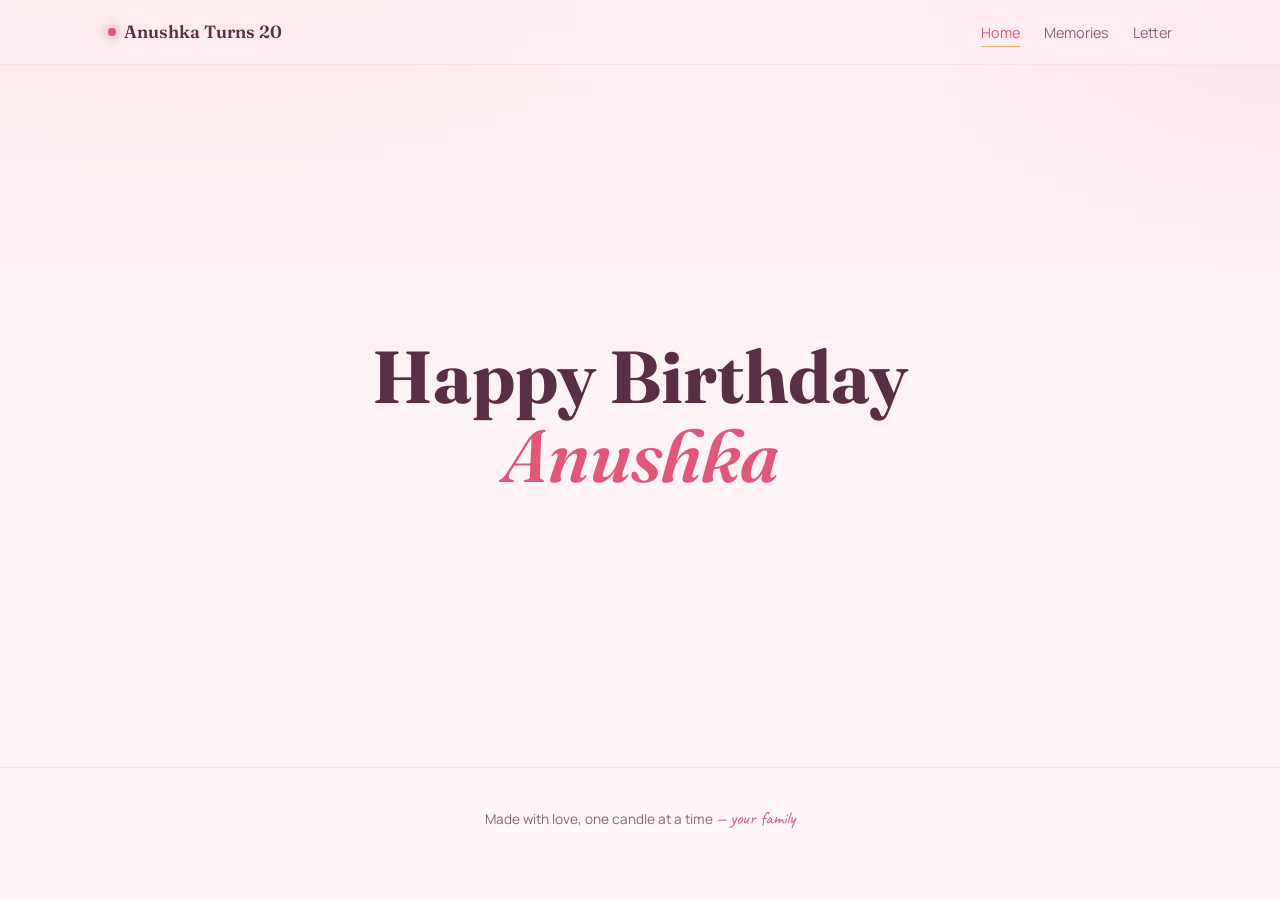
<file: index.html>
<!DOCTYPE html>
<html lang="en">
<head>
<meta charset="UTF-8">
<meta name="viewport" content="width=device-width, initial-scale=1.0">
<title>Happy 20th Birthday, Anushka</title>
<link rel="preconnect" href="https://fonts.googleapis.com">
<link href="https://fonts.googleapis.com/css2?family=Fraunces:ital,wght@0,600;0,700;1,600&family=Manrope:wght@400;500;600;700&family=Caveat:wght@500;700&display=swap" rel="stylesheet">
<link rel="stylesheet" href="style.css">
</head>
<body>

  <nav class="site-nav">
    <div class="wrap">
      <a href="index.html" class="brand"><span class="brand-dot"></span> Anushka Turns 20</a>
      <ul class="nav-links">
        <li><a href="index.html" class="active">Home</a></li>
        <li><a href="gallery.html">Memories</a></li>
        <li><a href="letter.html">Letter</a></li>
      </ul>
    </div>
  </nav>

  <!-- persistent messages that appear at the borders of the page once the surprise happens -->
  <div class="border-clouds" id="borderClouds" aria-hidden="true">
    <!-- EDIT: these four notes are written by you, for Anushka -->
    <div class="b-cloud pos-tl">You've grown into someone we all admire 🌸</div>
    <div class="b-cloud pos-tr">Twenty years of you, and still not enough 💕</div>
    <div class="b-cloud pos-bl">Here's to every adventure ahead 🎈</div>
    <div class="b-cloud pos-br">Loved today, tomorrow, always 🤍</div>
  </div>

  <main class="experience wrap">

    <!-- Stage 1: countdown -->
    <section class="exp-stage stage-countdown is-active" id="stageCountdown">
      <span class="modal-eyebrow">Almost Time</span>
      <h2>Counting down to Anushka's 20th</h2>
      <p class="modal-desc">Midnight on 14 August, right on the dot.</p>
      <div class="modal-countdown" data-countdown>
        <div class="seg"><span class="num" data-days>–</span><span class="lbl">Days</span></div>
        <div class="seg"><span class="num" data-hours>–</span><span class="lbl">Hrs</span></div>
        <div class="seg"><span class="num" data-mins>–</span><span class="lbl">Min</span></div>
        <div class="seg"><span class="num" data-secs>–</span><span class="lbl">Sec</span></div>
      </div>
    </section>

    <!-- Stage 2: celebration burst -->
    <section class="exp-stage" id="stageCelebrate">
      <h1 class="celebrate-text">Happy Birthday<br><em>Anushka</em></h1>
    </section>

    <!-- Stage 3: cut the cake -->
    <section class="exp-stage" id="stageCake">
      <div class="cake-candles" aria-hidden="true">
        <div class="candle" style="height:50px;"><span class="flame"></span></div>
        <div class="candle" style="height:64px;"><span class="flame"></span></div>
        <div class="candle" style="height:56px;"><span class="flame"></span></div>
        <div class="candle" style="height:68px;"><span class="flame"></span></div>
        <div class="candle" style="height:52px;"><span class="flame"></span></div>
      </div>
      <div class="cut-cake" id="cutCake" role="button" aria-label="Tap anywhere to cut the cake">
        <div class="cake-glow" aria-hidden="true"></div>
        <div class="cake-plate" aria-hidden="true"></div>
        <div class="cake-cherry" aria-hidden="true">🍒</div>
        <div class="cake-topper" aria-hidden="true">
          <span class="cake-sprinkle spr-1"></span>
          <span class="cake-sprinkle spr-2"></span>
          <span class="cake-sprinkle spr-3"></span>
          <span class="cake-sprinkle spr-4"></span>
          <span class="cake-sprinkle spr-5"></span>
        </div>
        <div class="knife" id="knife" aria-hidden="true"></div>
        <div class="cake-half half-left"></div>
        <div class="cake-half half-right"></div>
      </div>
      <p class="tap-cake-hint">Cut the cake by tapping anywhere on the cake 🍰</p>
    </section>

    <!-- Stage 4: bouquet surprise -->
    <section class="exp-stage" id="stageBouquet">
      <svg class="bouquet-center" viewBox="0 0 120 170" xmlns="http://www.w3.org/2000/svg">
        <defs>
          <radialGradient id="lilyPetal" cx="50%" cy="88%" r="95%">
            <stop offset="0%" stop-color="#FFFFFF"/>
            <stop offset="45%" stop-color="#FDCEDF"/>
            <stop offset="100%" stop-color="#E0577A"/>
          </radialGradient>
          <g id="lilyFlower">
            <g fill="url(#lilyPetal)" stroke="#C43F68" stroke-width="1">
              <path d="M0,0 C-8,-14 -10,-30 0,-42 C10,-30 8,-14 0,0 Z"/>
              <path d="M0,0 C-8,-14 -10,-30 0,-42 C10,-30 8,-14 0,0 Z" transform="rotate(60)"/>
              <path d="M0,0 C-8,-14 -10,-30 0,-42 C10,-30 8,-14 0,0 Z" transform="rotate(120)"/>
              <path d="M0,0 C-8,-14 -10,-30 0,-42 C10,-30 8,-14 0,0 Z" transform="rotate(180)"/>
              <path d="M0,0 C-8,-14 -10,-30 0,-42 C10,-30 8,-14 0,0 Z" transform="rotate(240)"/>
              <path d="M0,0 C-8,-14 -10,-30 0,-42 C10,-30 8,-14 0,0 Z" transform="rotate(300)"/>
            </g>
            <line x1="0" y1="0" x2="0" y2="-22" stroke="#D89B3C" stroke-width="1.4" transform="rotate(30)"/>
            <line x1="0" y1="0" x2="0" y2="-22" stroke="#D89B3C" stroke-width="1.4" transform="rotate(90)"/>
            <line x1="0" y1="0" x2="0" y2="-22" stroke="#D89B3C" stroke-width="1.4" transform="rotate(150)"/>
            <line x1="0" y1="0" x2="0" y2="-22" stroke="#D89B3C" stroke-width="1.4" transform="rotate(210)"/>
            <line x1="0" y1="0" x2="0" y2="-22" stroke="#D89B3C" stroke-width="1.4" transform="rotate(270)"/>
            <line x1="0" y1="0" x2="0" y2="-22" stroke="#D89B3C" stroke-width="1.4" transform="rotate(330)"/>
            <ellipse cx="0" cy="-22" rx="2.3" ry="4" fill="#B5651D" transform="rotate(30)"/>
            <ellipse cx="0" cy="-22" rx="2.3" ry="4" fill="#B5651D" transform="rotate(90)"/>
            <ellipse cx="0" cy="-22" rx="2.3" ry="4" fill="#B5651D" transform="rotate(150)"/>
            <ellipse cx="0" cy="-22" rx="2.3" ry="4" fill="#B5651D" transform="rotate(210)"/>
            <ellipse cx="0" cy="-22" rx="2.3" ry="4" fill="#B5651D" transform="rotate(270)"/>
            <ellipse cx="0" cy="-22" rx="2.3" ry="4" fill="#B5651D" transform="rotate(330)"/>
            <g fill="#B5335A" opacity="0.75">
              <circle cx="-4" cy="-9" r="1.2"/>
              <circle cx="3" cy="-7" r="1"/>
              <circle cx="-6" cy="-15" r="0.9"/>
              <circle cx="5" cy="-13" r="1.1"/>
              <circle cx="0" cy="-5" r="0.9"/>
            </g>
          </g>
        </defs>

        <!-- stems -->
        <path d="M60,170 C60,140 60,110 60,58" stroke="#6F8F63" stroke-width="3.5" fill="none"/>
        <path d="M60,120 C48,128 40,135 32,146" stroke="#6F8F63" stroke-width="2.5" fill="none"/>
        <path d="M60,112 C74,120 82,127 90,140" stroke="#6F8F63" stroke-width="2.5" fill="none"/>
        <ellipse cx="42" cy="110" rx="12" ry="5" fill="#6F8F63" transform="rotate(-30 42 110)"/>
        <ellipse cx="80" cy="100" rx="12" ry="5" fill="#7C9E6E" transform="rotate(28 80 100)"/>

        <!-- ribbon -->
        <path d="M46,158 C46,150 56,150 60,158 C64,150 74,150 74,158 C74,166 64,166 60,158 C56,166 46,166 46,158 Z" fill="#E0577A"/>
        <circle cx="60" cy="158" r="3" fill="#C43F68"/>

        <!-- three lilies -->
        <use href="#lilyFlower" x="0" y="0" transform="translate(34,86) scale(0.78) rotate(-16)"/>
        <use href="#lilyFlower" x="0" y="0" transform="translate(86,80) scale(0.78) rotate(16)"/>
        <use href="#lilyFlower" x="0" y="0" transform="translate(60,58) scale(1.15)"/>
      </svg>
      <p class="final-line">A little surprise for you, Anushka 🌷</p>
    </section>

    <!-- Stage 5: navigate onward -->
    <section class="exp-stage" id="stageButtons">
      <span class="modal-eyebrow">Happy 20th Birthday</span>
      <h2 class="buttons-title">What would you like to see first?</h2>
      <div class="stage-btn-row">
        <a href="gallery.html" class="btn btn-primary">Our Memories 💕</a>
        <a href="letter.html" class="btn btn-ghost">A Letter For You 💌</a>
      </div>
    </section>

  </main>

  <footer>
    <div class="wrap">
      Made with love, one candle at a time <span class="fam">— your family</span>
    </div>
  </footer>

  <div class="emoji-rain" id="emojiRain" aria-hidden="true"></div>

  <script src="script.js"></script>
</body>
</html>
</file>
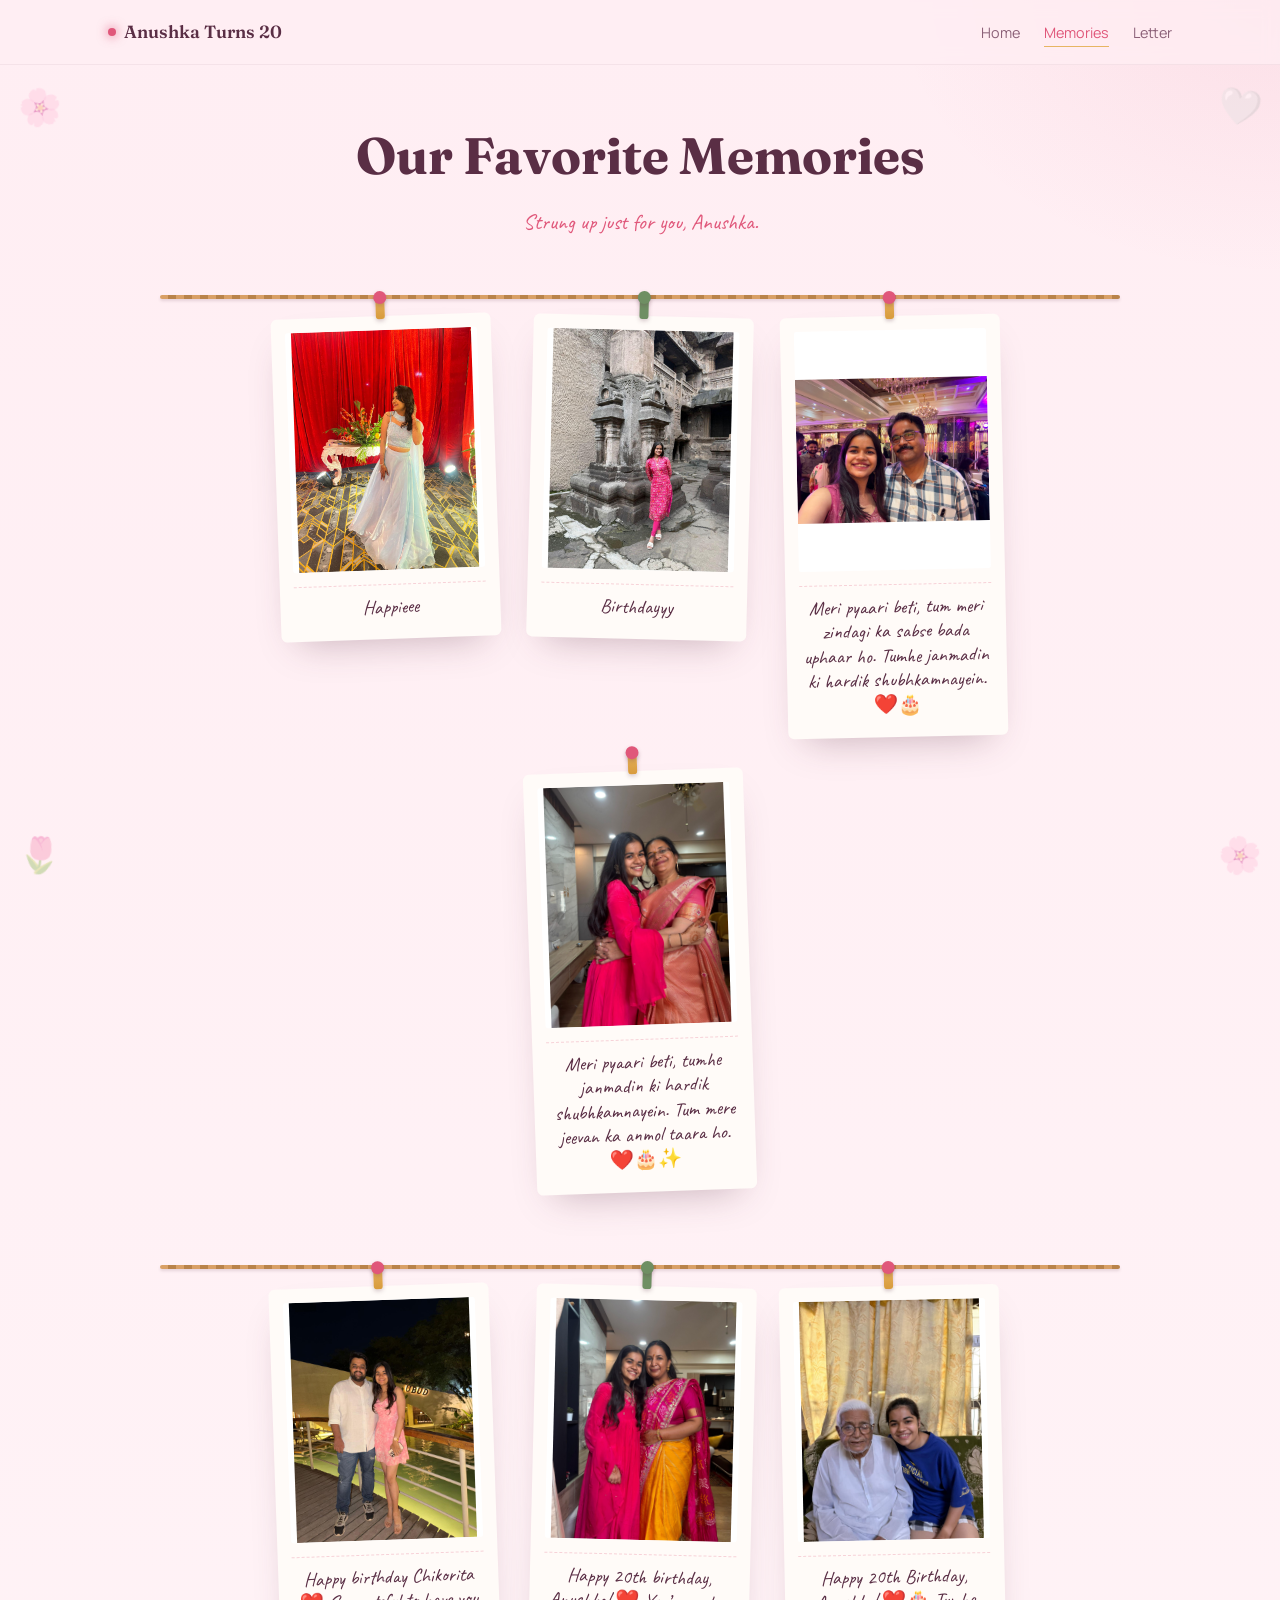
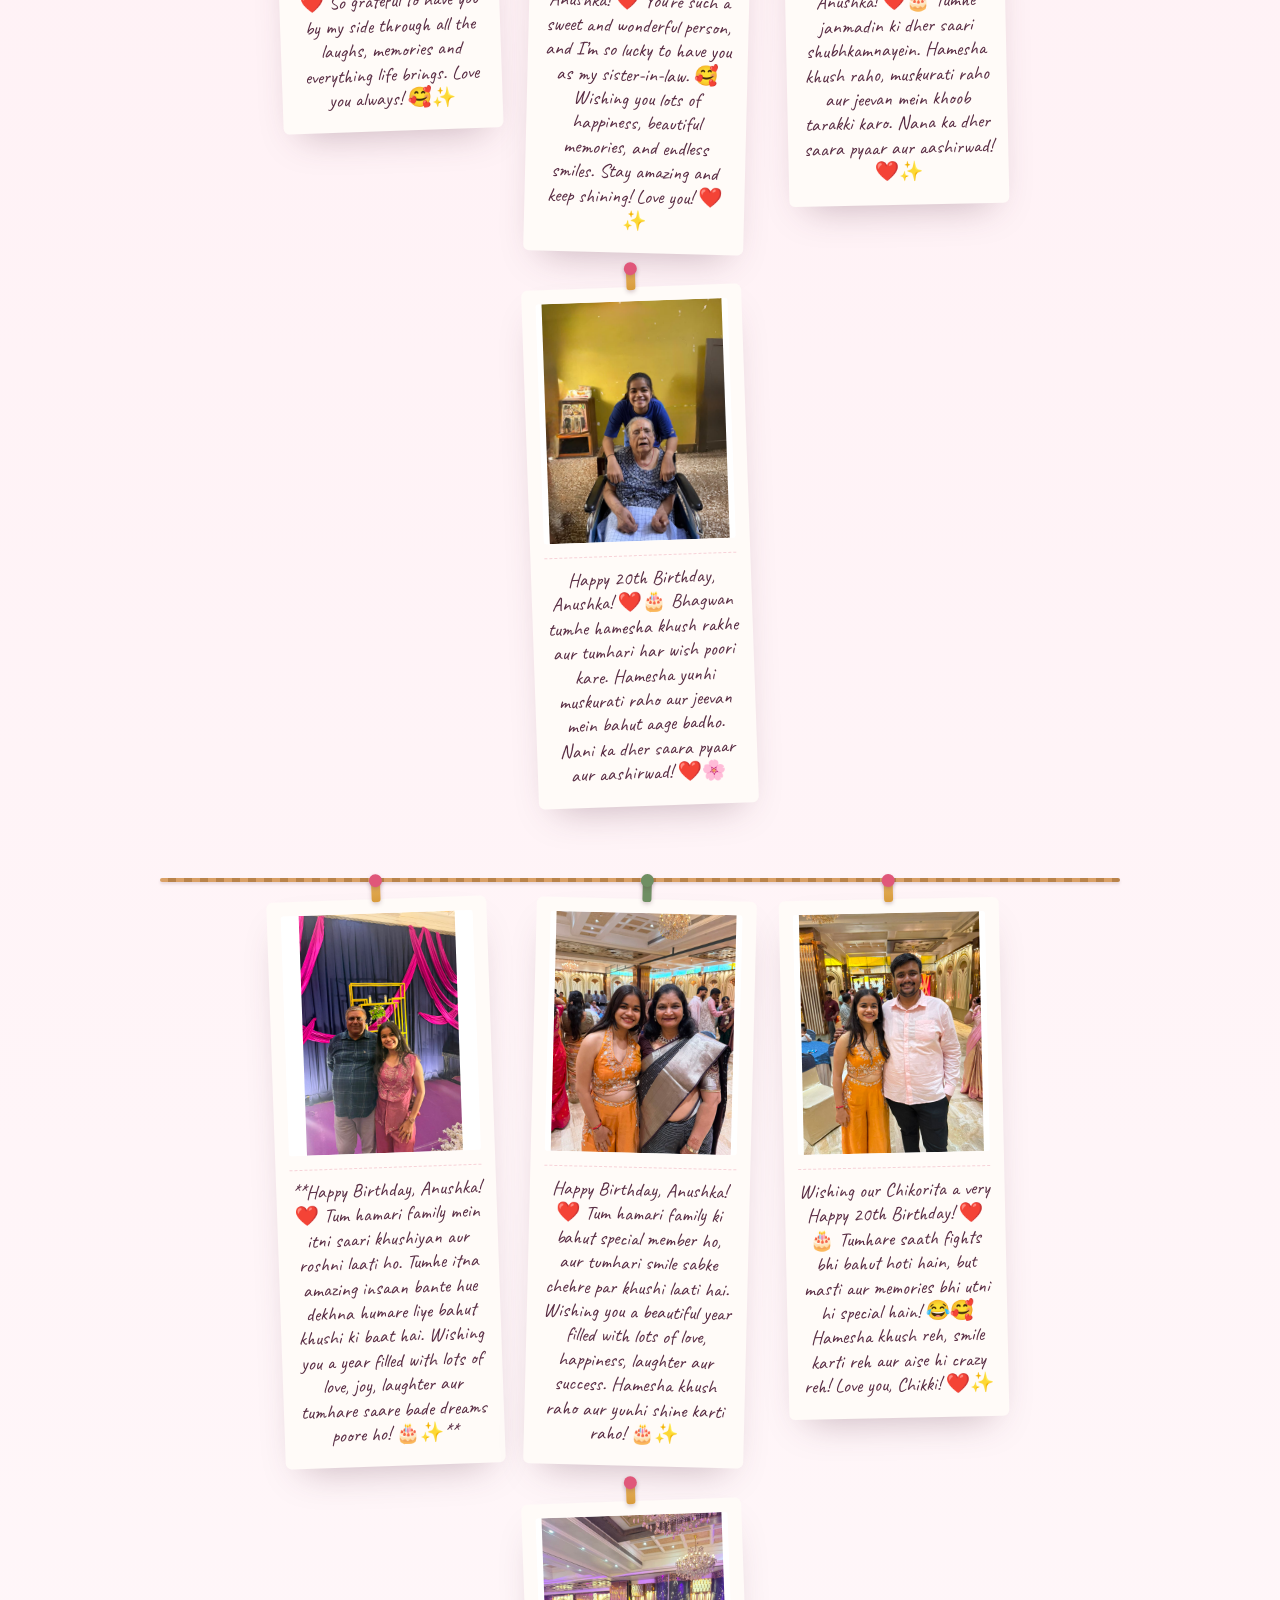
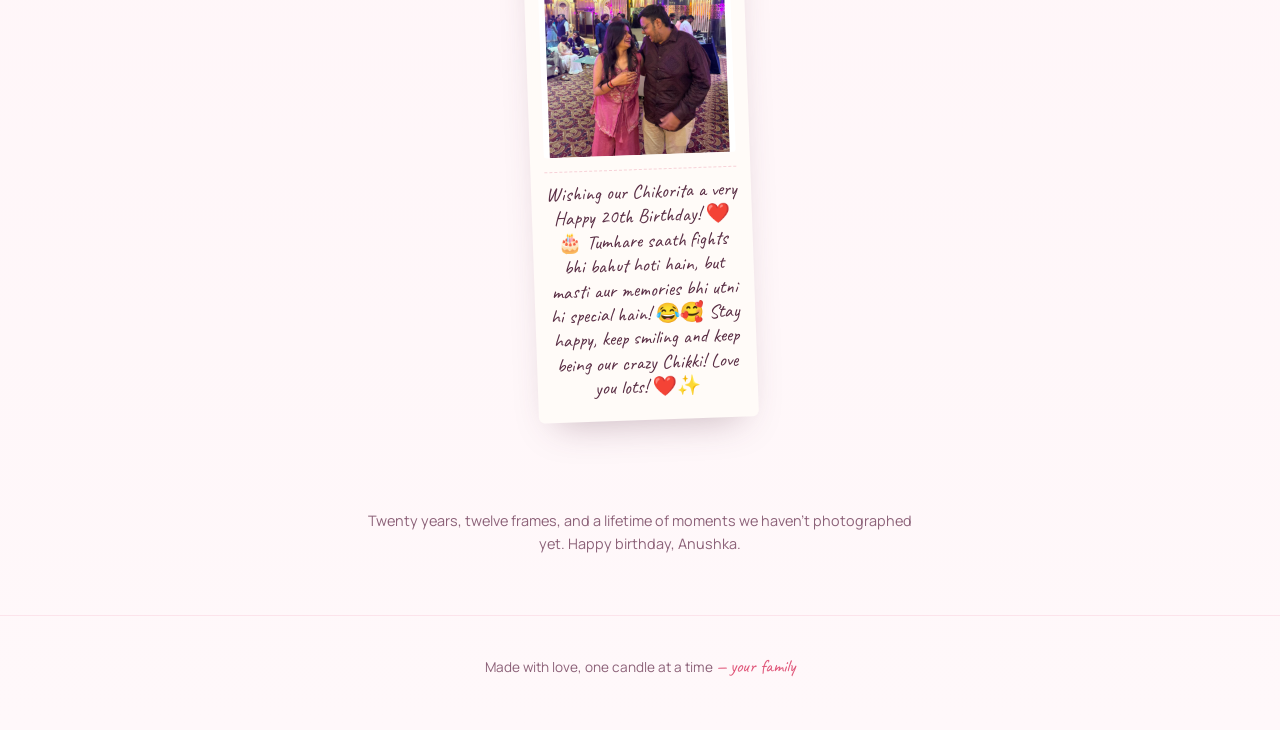
<file: gallery.html>
<!DOCTYPE html>
<html lang="en">
<head>
<meta charset="UTF-8">
<meta name="viewport" content="width=device-width, initial-scale=1.0">
<title>Our Favorite Memories — Anushka's 20th</title>
<link rel="preconnect" href="https://fonts.googleapis.com">
<link href="https://fonts.googleapis.com/css2?family=Fraunces:ital,wght@0,600;0,700;1,600&family=Manrope:wght@400;500;600;700&family=Caveat:wght@500;700&display=swap" rel="stylesheet">
<link rel="stylesheet" href="style.css">
</head>
<body>

  <nav class="site-nav">
    <div class="wrap">
      <a href="index.html" class="brand"><span class="brand-dot"></span> Anushka Turns 20</a>
      <ul class="nav-links">
        <li><a href="index.html">Home</a></li>
        <li><a href="gallery.html" class="active">Memories</a></li>
        <li><a href="letter.html">Letter</a></li>
      </ul>
    </div>
  </nav>

  <div class="corner-deco dc-tl" aria-hidden="true">🌸</div>
  <div class="corner-deco dc-tr" aria-hidden="true">🤍</div>
  <div class="corner-deco dc-bl" aria-hidden="true">🌷</div>
  <div class="corner-deco dc-br" aria-hidden="true">🌸</div>

  <header class="gallery-hero wrap">
    <h1>Our Favorite Memories</h1>
    <p class="hand">Strung up just for you, Anushka.</p>
  </header>

  <!--
    HOW TO ADD YOUR OWN PHOTOS
    ---------------------------------------------------------
    Each photo hangs on a little clothespin along a string, in
    rows of 4. To add your own photo to a card:
      1. Put your photo files inside the /images folder next to
         this file.
      2. Set that card's <img> src, e.g. src="images/photo1.jpg"
         — the dashed placeholder disappears automatically.
      3. Replace the "Write a memory here…" caption below the
         photo with your own comment.
    There are 12 photo slots below (3 rows of 4) — delete any
    you don't need, or add more <figure> cards to a row.
  -->
  <section class="rope-gallery wrap">

    <div class="rope-row tilt-a">
      <figure class="photo-card">
        <div class="photo-frame">
          <img src="images/photo1.jpeg" alt="Photo 1 of Anushka">
          <div class="photo-placeholder"><span class="plus">+</span></div>
        </div>
        <p class="photo-caption">Happieee</p>
      </figure>

      <figure class="photo-card">
        <div class="photo-frame">
          <img src="images/photo2.jpeg" alt="Photo 2 of Anushka">
          <div class="photo-placeholder"><span class="plus">+</span></div>
        </div>
        <p class="photo-caption">Birthdayyy</p>
      </figure>

      <figure class="photo-card">
        <div class="photo-frame">
          <img src="images/photo3.jpeg" alt="Photo 3 of Anushka">
          <div class="photo-placeholder"><span class="plus">+</span></div>
        </div>
        <p class="photo-caption">Meri pyaari beti, tum meri zindagi ka sabse bada uphaar ho. Tumhe janmadin ki hardik shubhkamnayein. ❤️🎂
</p>
      </figure>

      <figure class="photo-card">
        <div class="photo-frame">
          <img src="images/photo4.jpeg" alt="Photo 4 of Anushka">
          <div class="photo-placeholder"><span class="plus">+</span></div>
        </div>
        <p class="photo-caption">Meri pyaari beti, tumhe janmadin ki hardik shubhkamnayein. Tum mere jeevan ka anmol taara ho. ❤️🎂✨</p>
      </figure>

    </div>

    <div class="rope-row tilt-b">
      <figure class="photo-card">
        <div class="photo-frame">
          <img src="images/photo5.jpeg" alt="Photo 5 of Anushka">
          <div class="photo-placeholder"><span class="plus">+</span></div>
        </div>
        <p class="photo-caption">Happy birthday Chikorita ❤️ So grateful to have you by my side through all the laughs, memories and everything life brings. Love you always! 🥰✨</p>
      </figure>

      <figure class="photo-card">
        <div class="photo-frame">
          <img src="images/photo6.jpeg" alt="Photo 6 of Anushka">
          <div class="photo-placeholder"><span class="plus">+</span></div>
        </div>
        <p class="photo-caption">Happy 20th birthday, Anushka! ❤️ You’re such a sweet and wonderful person, and I’m so lucky to have you as my sister-in-law. 🥰 Wishing you lots of happiness, beautiful memories, and endless smiles. Stay amazing and keep shining! Love you! ❤️✨
</p>
      </figure>

      <figure class="photo-card">
        <div class="photo-frame">
          <img src="images/photo7.jpeg" alt="Photo 7 of Anushka">
          <div class="photo-placeholder"><span class="plus">+</span></div>
        </div>
        <p class="photo-caption">Happy 20th Birthday, Anushka! ❤️🎂 Tumhe janmadin ki dher saari shubhkamnayein. Hamesha khush raho, muskurati raho aur jeevan mein khoob tarakki karo. Nana ka dher saara pyaar aur aashirwad! ❤️✨</p>
      </figure>

      <figure class="photo-card">
        <div class="photo-frame">
          <img src="images/photo8.jpeg" alt="Photo 8 of Anushka">
          <div class="photo-placeholder"><span class="plus">+</span></div>
        </div>
        <p class="photo-caption">Happy 20th Birthday, Anushka! ❤️🎂 Bhagwan tumhe hamesha khush rakhe aur tumhari har wish poori kare. Hamesha yunhi muskurati raho aur jeevan mein bahut aage badho. Nani ka dher saara pyaar aur aashirwad! ❤️🌸</p>
      </figure>

    </div>

    <div class="rope-row tilt-a">
      <figure class="photo-card">
        <div class="photo-frame">
          <img src="images/photo9.jpeg" alt="Photo 9 of Anushka">
          <div class="photo-placeholder"><span class="plus">+</span></div>
        </div>
        <p class="photo-caption">**Happy Birthday, Anushka! ❤️ Tum hamari family mein itni saari khushiyan aur roshni laati ho. Tumhe itna amazing insaan bante hue dekhna humare liye bahut khushi ki baat hai. Wishing you a year filled with lots of love, joy, laughter aur tumhare saare bade dreams poore ho! 🎂✨**
</p>
      </figure>

      <figure class="photo-card">
        <div class="photo-frame">
          <img src="images/photo10.jpeg" alt="Photo 10 of Anushka">
          <div class="photo-placeholder"><span class="plus">+</span></div>
        </div>
        <p class="photo-caption">Happy Birthday, Anushka! ❤️ Tum hamari family ki bahut special member ho, aur tumhari smile sabke chehre par khushi laati hai. Wishing you a beautiful year filled with lots of love, happiness, laughter aur success. Hamesha khush raho aur yunhi shine karti raho! 🎂✨
</p>
      </figure>

      <figure class="photo-card">
        <div class="photo-frame">
          <img src="images/photo11.jpeg" alt="Photo 11 of Anushka">
          <div class="photo-placeholder"><span class="plus">+</span></div>
        </div>
        <p class="photo-caption">

Wishing our Chikorita a very Happy 20th Birthday! ❤️🎂 Tumhare saath fights bhi bahut hoti hain, but masti aur memories bhi utni hi special hain! 😂🥰 Hamesha khush reh, smile karti reh aur aise hi crazy reh! Love you, Chikki! ❤️✨


</p>
      </figure>

      <figure class="photo-card">
        <div class="photo-frame">
          <img src="images/photo12.jpeg" alt="Photo 12 of Anushka">
          <div class="photo-placeholder"><span class="plus">+</span></div>
        </div>
        <p class="photo-caption">Wishing our Chikorita a very Happy 20th Birthday! ❤️🎂 Tumhare saath fights bhi bahut hoti hain, but masti aur memories bhi utni hi special hain! 😂🥰 Stay happy, keep smiling and keep being our crazy Chikki! Love you lots! ❤️✨
</p>
      </figure>

    </div>
  </section>

  <p class="gallery-footer-note">
    <!-- EDIT: closing line for the gallery page -->
    Twenty years, twelve frames, and a lifetime of moments we haven't
    photographed yet. Happy birthday, Anushka.
  </p>

  <footer>
    <div class="wrap">
      Made with love, one candle at a time <span class="fam">— your family</span>
    </div>
  </footer>

  <script src="script.js"></script>
</body>
</html>
</file>
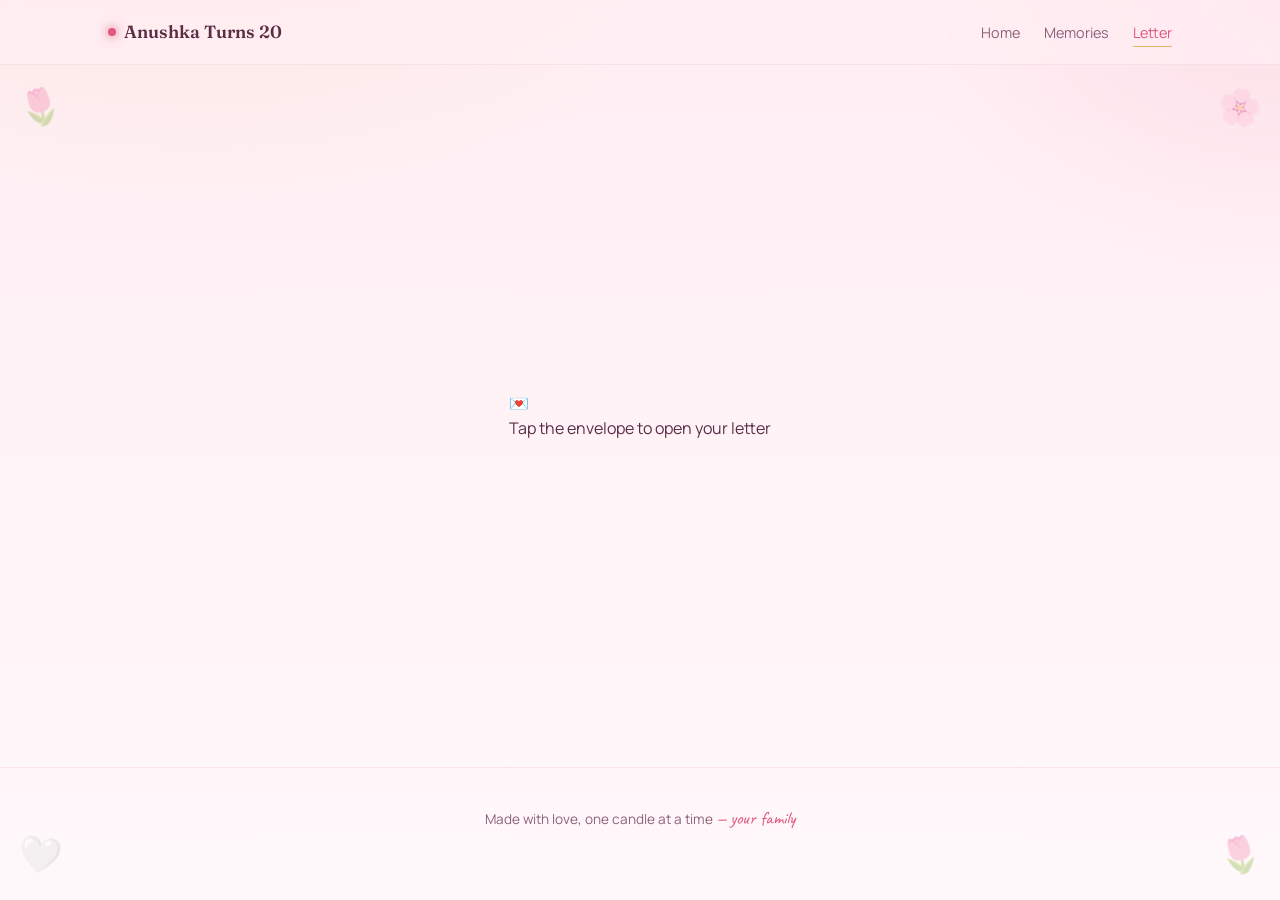
<file: letter.html>
<!DOCTYPE html>
<html lang="en">
<head>
<meta charset="UTF-8">
<meta name="viewport" content="width=device-width, initial-scale=1.0">
<title>A Letter For You — Anushka's 20th</title>
<link rel="preconnect" href="https://fonts.googleapis.com">
<link href="https://fonts.googleapis.com/css2?family=Fraunces:ital,wght@0,600;0,700;1,600&family=Manrope:wght@400;500;600;700&family=Caveat:wght@500;700&display=swap" rel="stylesheet">
<link rel="stylesheet" href="style.css">
</head>
<body>

  <nav class="site-nav">
    <div class="wrap">
      <a href="index.html" class="brand"><span class="brand-dot"></span> Anushka Turns 20</a>
      <ul class="nav-links">
        <li><a href="index.html">Home</a></li>
        <li><a href="gallery.html">Memories</a></li>
        <li><a href="letter.html" class="active">Letter</a></li>
      </ul>
    </div>
  </nav>

  <div class="corner-deco dc-tl" aria-hidden="true">🌷</div>
  <div class="corner-deco dc-tr" aria-hidden="true">🌸</div>
  <div class="corner-deco dc-bl" aria-hidden="true">🤍</div>
  <div class="corner-deco dc-br" aria-hidden="true">🌷</div>

  <main class="letter-page wrap">

    <!-- Envelope: tap/click to open -->
    <div class="envelope-wrap" id="envelopeWrap">
      <div class="envelope" id="envelope" tabindex="0" role="button" aria-label="Open your letter">
        <div class="env-back"></div>
        <div class="env-letter" aria-hidden="true"></div>
        <div class="env-flap"></div>
        <div class="env-seal" aria-hidden="true">💌</div>
      </div>
      <p class="envelope-hint">Tap the envelope to open your letter</p>
    </div>

    <!-- Revealed letter -->
    <article class="letter-content" id="letterContent" hidden>
      <div class="letter-paper-card">
        <p class="letter-to">To my dearest Anushka,</p>

        <!-- EDIT: this is a placeholder — replace every line below with your own words to her -->
        <p>
          Twenty years ago you showed up and made the whole family louder,
          warmer, and a little more chaotic — in the best way. Every birthday
          since has felt like a small reminder of how lucky we are to have you.
        </p>
        <p>
          Here's to the girl who has an opinion about everything, a soft spot
          for everyone, and a memory that never lets any of us live anything
          down. We love you more than we ever manage to say out loud, so we're
          saying it here instead.
        </p>
        <p>
          Whatever this year brings, know that you've got a whole family
          cheering you on from right here.
        </p>
        <p>Happy 20th birthday. This one's a big one — go make it count.</p>

        <p class="letter-sign">With all our love,<br>Your whole family</p>
      </div>
      <a href="index.html" class="btn btn-ghost back-link">← Back Home</a>
    </article>

  </main>

  <footer>
    <div class="wrap">
      Made with love, one candle at a time <span class="fam">— your family</span>
    </div>
  </footer>

  <script src="script.js"></script>
</body>
</html>
</file>
<file: style.css>
/* ============================================================
   ANUSHKA'S 20TH BIRTHDAY — SHARED STYLES
   ============================================================ */

:root {
  --pink: #FFEEF3;
  --pink-deep: #FFF8FA;
  --card: #FFFFFF;
  --paper: #FFFBF8;

  --ink: #5A2E45;
  --ink-dim: #8C6178;

  --gold: #D89B3C;
  --gold-soft: #E7B563;

  --blush: #E0577A;
  --sage: #6F8F63;

  --font-display: "Fraunces", Georgia, serif;
  --font-body: "Manrope", -apple-system, sans-serif;
  --font-hand: "Caveat", cursive;

  --max-w: 1120px;
  --radius: 18px;
}


/* ============================================================
   GENERAL
   ============================================================ */

* {
  box-sizing: border-box;
  margin: 0;
  padding: 0;
}

html {
  scroll-behavior: smooth;
}

body {
  font-family: var(--font-body);
  background:
    radial-gradient(
      ellipse 900px 500px at 15% -10%,
      rgba(216, 155, 60, 0.10),
      transparent 60%
    ),
    radial-gradient(
      ellipse 700px 500px at 100% 0%,
      rgba(224, 87, 122, 0.10),
      transparent 55%
    ),
    linear-gradient(
      180deg,
      var(--pink) 0%,
      var(--pink-deep) 100%
    );

  color: var(--ink);
  min-height: 100vh;
  line-height: 1.6;
  -webkit-font-smoothing: antialiased;
}

img {
  max-width: 100%;
  display: block;
}

a {
  color: inherit;
}

::selection {
  background: var(--gold-soft);
  color: var(--ink);
}

.wrap {
  max-width: var(--max-w);
  margin: 0 auto;
  padding: 0 28px;
}


/* ============================================================
   NAVIGATION
   ============================================================ */

.site-nav {
  position: sticky;
  top: 0;
  z-index: 200;

  padding: 18px 0;

  background: rgba(255, 238, 243, 0.75);
  backdrop-filter: blur(8px);

  border-bottom: 1px solid rgba(90, 46, 69, 0.06);
}

.site-nav .wrap {
  display: flex;
  align-items: center;
  justify-content: space-between;
}

.brand {
  font-family: var(--font-display);
  font-weight: 600;
  font-size: 1.1rem;

  text-decoration: none;

  display: flex;
  align-items: center;
  gap: 8px;

  color: var(--ink);
}

.brand-dot {
  width: 8px;
  height: 8px;

  border-radius: 50%;

  background: var(--blush);

  box-shadow:
    0 0 10px 2px rgba(224, 87, 122, 0.5);
}

.nav-links {
  display: flex;
  gap: 24px;

  list-style: none;

  font-size: 0.9rem;
}

.nav-links a {
  text-decoration: none;

  color: var(--ink-dim);

  padding-bottom: 4px;

  border-bottom: 1px solid transparent;

  transition:
    color 0.2s ease,
    border-color 0.2s ease;
}

.nav-links a:hover,
.nav-links a.active {
  color: var(--blush);
  border-color: var(--gold-soft);
}


/* ============================================================
   BUTTONS
   ============================================================ */

.btn {
  display: inline-flex;
  align-items: center;
  gap: 8px;

  padding: 14px 28px;

  border-radius: 100px;

  font-size: 0.95rem;
  font-weight: 600;

  text-decoration: none;

  border: 1px solid transparent;

  cursor: pointer;

  transition:
    transform 0.18s ease,
    box-shadow 0.18s ease;
}

.btn-primary {
  background:
    linear-gradient(
      135deg,
      var(--gold-soft),
      var(--gold)
    );

  color: #fff;

  box-shadow:
    0 10px 24px -8px rgba(216, 155, 60, 0.55);
}

.btn-primary:hover {
  transform: translateY(-2px);
}

.btn-ghost {
  background: rgba(255, 255, 255, 0.6);

  color: var(--ink);

  border-color: rgba(224, 87, 122, 0.35);
}

.btn-ghost:hover {
  border-color: var(--blush);
  color: var(--blush);
}


/* ============================================================
   CANDLES
   ============================================================ */

.candle {
  position: relative;

  width: 16px;

  border-radius: 5px 5px 2px 2px;

  background:
    linear-gradient(
      180deg,
      var(--paper),
      #E7D9C4
    );
}

.candle::before {
  content: "";

  position: absolute;

  top: -9px;
  left: 50%;

  transform: translateX(-50%);

  width: 2px;
  height: 9px;

  background: #4A3A2A;

  border-radius: 1px;
}

.flame {
  position: absolute;

  top: -30px;
  left: 50%;

  transform: translateX(-50%);

  width: 14px;
  height: 22px;

  border-radius:
    50% 50% 50% 50% /
    60% 60% 40% 40%;

  background:
    radial-gradient(
      circle at 50% 70%,
      #fff6d8 0%,
      var(--gold-soft) 35%,
      var(--blush) 75%,
      transparent 78%
    );

  filter:
    drop-shadow(
      0 0 8px rgba(216, 155, 60, 0.7)
    );

  animation: flicker 2.4s ease-in-out infinite;

  transform-origin: 50% 90%;
}

@keyframes flicker {

  0%,
  100% {
    transform:
      translateX(-50%)
      rotate(-2deg)
      scale(1);
  }

  25% {
    transform:
      translateX(-50%)
      rotate(2deg)
      scale(0.96);
  }

  50% {
    transform:
      translateX(-50%)
      rotate(-1deg)
      scale(1.05);
  }

  75% {
    transform:
      translateX(-50%)
      rotate(3deg)
      scale(0.98);
  }
}

.candle.is-out .flame {
  opacity: 0;

  transform:
    translateX(-50%)
    scale(0.2);

  animation: none !important;

  transition:
    opacity 0.4s,
    transform 0.4s;
}


/* ============================================================
   HOME / EXPERIENCE
   ============================================================ */

.experience {
  min-height: 78vh;

  display: flex;
  align-items: center;
  justify-content: center;

  padding: 60px 20px;

  text-align: center;
}

.exp-stage {
  display: none;

  flex-direction: column;
  align-items: center;

  gap: 20px;

  max-width: 560px;

  animation: stage-fade 0.6s ease;
}

.exp-stage.is-active {
  display: flex;
}

@keyframes stage-fade {

  from {
    opacity: 0;
    transform: translateY(12px);
  }

  to {
    opacity: 1;
    transform: translateY(0);
  }
}

.modal-eyebrow {
  font-size: 0.74rem;

  letter-spacing: 0.18em;

  text-transform: uppercase;

  color: var(--blush);

  font-weight: 700;
}

.stage-countdown h2 {
  font-family: var(--font-display);

  font-size: 1.7rem;
}

.modal-desc {
  color: var(--ink-dim);

  font-size: 0.94rem;
}

.modal-countdown {
  display: flex;

  gap: 14px;
}

.modal-countdown .seg {
  background: var(--card);

  border:
    1px solid rgba(224, 87, 122, 0.15);

  border-radius: 14px;

  padding: 14px 12px;

  min-width: 64px;

  box-shadow:
    0 10px 26px -14px rgba(90, 46, 69, 0.35);
}

.modal-countdown .num {
  font-family: var(--font-display);

  font-size: 1.8rem;

  font-weight: 700;

  color: var(--gold);

  display: block;

  font-variant-numeric: tabular-nums;
}

.modal-countdown .lbl {
  font-size: 0.62rem;

  letter-spacing: 0.1em;

  text-transform: uppercase;

  color: var(--ink-dim);
}


/* ============================================================
   CELEBRATION
   ============================================================ */

.celebrate-text {
  font-family: var(--font-display);

  font-weight: 700;

  font-size:
    clamp(2.6rem, 8vw, 4.6rem);

  line-height: 1.08;
}

.celebrate-text em {
  font-style: italic;

  font-weight: 600;

  color: var(--blush);
}


/* ============================================================
   CAKE
   ============================================================ */

.cake-candles {
  display: flex;

  justify-content: center;
  align-items: flex-end;

  gap: 16px;

  height: 100px;

  position: relative;

  z-index: 2;
}

.tap-cake-hint {
  font-size: 0.85rem;

  color: var(--ink-dim);
}

.cut-cake {
  position: relative;

  width: 260px;
  height: 130px;

  display: flex;

  cursor: pointer;

  margin-top: 10px;

  transition:
    transform 0.2s ease;
}

.cut-cake:hover {
  transform: scale(1.035);
}

.cut-cake:active {
  transform: scale(0.965);
}

.cake-half {
  width: 50%;
  height: 100%;

  background:
    linear-gradient(
      180deg,
      #FDE0E8,
      #F2A9BE
    );

  position: relative;

  transition:
    transform 0.6s
      cubic-bezier(.34, 1.4, .64, 1),
    opacity 0.5s ease 0.35s;

  box-shadow:
    inset 0 -8px 0
    rgba(90, 46, 69, 0.06);

  z-index: 1;
}

.half-left {
  border-radius: 10px 0 0 10px;
}

.half-right {
  border-radius: 0 10px 10px 0;
}

.cake-half::before {
  content: "";

  position: absolute;

  top: -6px;
  left: 0;
  right: 0;

  height: 12px;

  background: var(--paper);

  border-radius: 6px;
}

.half-left::after {
  content: "";

  position: absolute;

  top: 0;
  right: 0;
  bottom: 0;

  width: 6px;

  background:
    repeating-linear-gradient(
      0deg,
      #FBEAF0 0 4px,
      #F6D2DE 4px 8px
    );
}


/* ============================================================
   BOUQUET
   ============================================================ */

.bouquet-center {
  width: 150px;

  opacity: 0;

  transform:
    translateY(14px)
    scale(0.85);

  animation:
    bouquet-pop 0.7s
    cubic-bezier(.34, 1.6, .64, 1)
    forwards;
}

@keyframes bouquet-pop {

  to {
    opacity: 1;

    transform:
      translateY(0)
      scale(1);
  }
}

.final-line {
  font-family: var(--font-display);

  font-size: 1.5rem;

  color: var(--ink);
}


/* ============================================================
   STAGE BUTTONS
   ============================================================ */

.buttons-title {
  font-family: var(--font-display);

  font-size: 1.6rem;
}

.stage-btn-row {
  display: flex;

  gap: 16px;

  flex-wrap: wrap;

  justify-content: center;
}


/* ============================================================
   EMOJI RAIN
   ============================================================ */

.emoji-rain {
  position: fixed;

  inset: 0;

  z-index: 80;

  pointer-events: none;

  overflow: hidden;
}

.emoji-piece {
  position: fixed;

  top: -48px;

  z-index: 80;

  pointer-events: none;

  animation:
    emoji-fall
    linear
    forwards;
}

@keyframes emoji-fall {

  to {
    transform:
      translateY(112vh)
      rotate(340deg);

    opacity: 0.9;
  }
}


/* ============================================================
   BORDER MESSAGES
   ============================================================ */

.border-clouds {
  position: fixed;

  inset: 0;

  z-index: 60;

  pointer-events: none;

  opacity: 0;

  transition: opacity 0.8s ease;
}

.border-clouds.is-visible {
  opacity: 1;
}

.b-cloud {
  position: absolute;

  background: var(--card);

  color: var(--ink);

  border-radius: 50px;

  padding: 12px 18px;

  font-family: var(--font-hand);

  font-size: 1.05rem;

  max-width: 190px;

  text-align: center;

  box-shadow:
    0 14px 30px -14px
    rgba(90, 46, 69, 0.3);

  animation:
    cloud-bob
    5s ease-in-out
    infinite;
}

.pos-tl {
  top: 90px;
  left: 3%;
}

.pos-tr {
  top: 110px;
  right: 3%;
}

.pos-bl {
  bottom: 5%;
  left: 4%;
}

.pos-br {
  bottom: 6%;
  right: 4%;
}

@keyframes cloud-bob {

  0%,
  100% {
    transform: translateY(0);
  }

  50% {
    transform: translateY(-8px);
  }
}


/* ============================================================
   GALLERY HERO
   ============================================================ */

.gallery-hero {
  padding: 50px 0 16px;

  text-align: center;
}

.gallery-hero h1 {
  font-family: var(--font-display);

  font-weight: 700;

  font-size:
    clamp(2.2rem, 5vw, 3.2rem);
}

.gallery-hero .hand {
  font-family: var(--font-hand);

  font-size: 1.35rem;

  color: var(--blush);

  margin-top: 8px;
}


/* ============================================================
   GALLERY ROPE
   ============================================================ */

.rope-gallery {
  padding: 30px 0 90px;

  display: flex;

  flex-direction: column;

  gap: 64px;
}

.rope-row {
  position: relative;

  display: flex;

  flex-wrap: wrap;

  justify-content: center;

  align-items: flex-start;

  gap: 34px;

  padding-top: 30px;

  max-width: 980px;

  margin: 0 auto;
}

.rope-row::before {
  content: "";

  position: absolute;

  top: 9px;

  left: 1%;
  right: 1%;

  height: 4px;

  background-image:
    repeating-linear-gradient(
      90deg,
      #D9A066 0 8px,
      #B9834A 8px 16px
    );

  border-radius: 4px;

  box-shadow:
    0 2px 3px
    rgba(90, 46, 69, 0.15);
}


/* ============================================================
   PHOTO CARD
   ============================================================ */

.photo-card {
  position: relative;

  background: var(--paper);

  border-radius: 6px;

  padding: 14px 14px 20px;

  width: 220px;

  box-shadow:
    0 18px 38px -18px
    rgba(90, 46, 69, 0.35);

  transition:
    transform 0.25s ease,
    box-shadow 0.25s ease;
}

.photo-card:hover {
  transform:
    translateY(-6px)
    rotate(0deg) !important;

  box-shadow:
    0 24px 46px -16px
    rgba(90, 46, 69, 0.4);
}

.photo-card:nth-child(3n + 1) {
  transform: rotate(-2deg);
}

.photo-card:nth-child(3n + 2) {
  transform: rotate(1.4deg);
}

.photo-card:nth-child(3n + 3) {
  transform: rotate(-1.2deg);
}


/* ============================================================
   CLOTHESPIN
   ============================================================ */

.photo-card::before {
  content: "";

  position: absolute;

  top: -21px;
  left: 50%;

  transform:
    translateX(-50%);

  width: 9px;
  height: 24px;

  background:
    linear-gradient(
      180deg,
      var(--gold-soft),
      var(--gold)
    );

  border-radius: 3px;

  box-shadow:
    0 2px 4px
    rgba(90, 46, 69, 0.25);

  z-index: 3;
}

.photo-card::after {
  content: "";

  position: absolute;

  top: -25px;
  left: 50%;

  transform:
    translateX(-50%);

  width: 13px;
  height: 13px;

  border-radius: 50%;

  background: var(--blush);

  box-shadow:
    0 2px 4px
    rgba(90, 46, 69, 0.25);

  z-index: 4;
}

.photo-card:nth-child(3n + 2)::before,
.photo-card:nth-child(3n + 2)::after {
  background: var(--sage);
}


/* ============================================================
   PHOTO FRAME
   ============================================================ */

.photo-frame {
  width: 100%;

  aspect-ratio: 4 / 5;

  border-radius: 3px;

  overflow: hidden;

  background: #FFFFFF;

  display: flex;

  align-items: center;
  justify-content: center;

  position: relative;
}


/* ============================================================
   ACTUAL PHOTO
   ============================================================ */

.photo-frame img {
  width: 100%;
  height: 100%;

  display: block;

  object-fit: contain;

  background: #FFFFFF;

  position: relative;

  z-index: 5;
}


/* ============================================================
   REMOVE "ADD PHOTO" COMPLETELY
   ============================================================ */

/*
   This hides ALL placeholder elements.

   Therefore these will NEVER appear:
   + Add photo 1
   + Add photo 2
   + Add photo 3
   + Add photo 4
   etc.
*/

.photo-placeholder,
.photo-placeholder .plus {
  display: none !important;
}


/* ============================================================
   PHOTO CAPTION
   ============================================================ */

.photo-caption {
  font-family: var(--font-hand);

  font-size: 1.22rem;

  color: var(--ink);

  text-align: center;

  margin-top: 14px;

  line-height: 1.25;

  border-top:
    1px dashed
    rgba(224, 87, 122, 0.25);

  padding-top: 10px;
}


/* ============================================================
   GALLERY FOOTER
   ============================================================ */

.gallery-footer-note {
  max-width: 600px;

  margin: 0 auto 60px;

  text-align: center;

  color: var(--ink-dim);

  font-size: 0.9rem;

  padding: 0 24px;
}


/* ============================================================
   CORNER DECORATIONS
   ============================================================ */

.corner-deco {
  position: fixed;

  z-index: 5;

  pointer-events: none;

  font-size: 2.2rem;

  opacity: 0.35;
}

.corner-deco.dc-tl {
  top: 78px;
  left: 18px;

  transform: rotate(-12deg);
}

.corner-deco.dc-tr {
  top: 78px;
  right: 18px;

  transform: rotate(10deg);
}

.corner-deco.dc-bl {
  bottom: 18px;
  left: 18px;

  transform: rotate(8deg);
}

.corner-deco.dc-br {
  bottom: 18px;
  right: 18px;

  transform: rotate(-10deg);
}


/* ============================================================
   FOOTER
   ============================================================ */

footer {
  padding: 36px 0 48px;

  text-align: center;

  color: var(--ink-dim);

  font-size: 0.85rem;

  border-top:
    1px solid
    rgba(224, 87, 122, 0.12);
}

footer .fam {
  color: var(--blush);

  font-family: var(--font-hand);

  font-size: 1.15rem;
}


/* ============================================================
   LETTER PAGE
   ============================================================ */

.letter-page {
  min-height: 78vh;

  display: flex;

  align-items: center;
  justify-content: center;

  padding: 60px 20px;
}

.letter-content {
  max-width: 640px;

  text-align: center;
}

.letter-paper-card {
  background: var(--card);

  border:
    1px solid
    rgba(224, 87, 122, 0.14);

  border-radius: var(--radius);

  padding: 44px clamp(22px, 5vw, 56px);

  box-shadow:
    0 24px 60px -24px
    rgba(90, 46, 69, 0.35);
}

.letter-paper-card p {
  font-size: 1.02rem;

  color: var(--ink);

  margin-bottom: 16px;

  text-align: left;
}

.letter-to {
  font-family: var(--font-hand);

  font-size: 1.6rem;

  color: var(--blush);

  margin-bottom: 18px;

  text-align: left;
}

.letter-sign {
  font-family: var(--font-hand);

  font-size: 1.5rem;

  color: var(--gold);

  margin-top: 10px;

  text-align: right !important;
}


/* ============================================================
   MOBILE
   ============================================================ */

@media (max-width: 640px) {

  .nav-links {
    gap: 16px;

    font-size: 0.84rem;
  }

  .experience {
    padding: 40px 16px;

    min-height: 74vh;
  }

  .cut-cake {
    width: 220px;
    height: 110px;
  }

  .b-cloud {
    max-width: 130px;

    font-size: 0.92rem;

    padding: 10px 14px;
  }

  .pos-tl {
    top: 74px;
  }

  .pos-tr {
    top: 88px;
  }

  .corner-deco {
    font-size: 1.6rem;

    opacity: 0.28;
  }

  .rope-row {
    gap: 44px 26px;
  }

  .photo-card {
    width: 150px;
  }

  .photo-frame {
    aspect-ratio: 4 / 5;
  }

  .photo-frame img {
    object-fit: contain;
  }

  .photo-caption {
    font-size: 1.05rem;
  }
}


/* ============================================================
   ACCESSIBILITY / REDUCED MOTION
   ============================================================ */

@media (prefers-reduced-motion: reduce) {

  *,
  *::before,
  *::after {
    animation-duration: 0.01ms !important;

    animation-iteration-count: 1 !important;

    scroll-behavior: auto !important;

    transition-duration: 0.01ms !important;
  }
}
</file>
